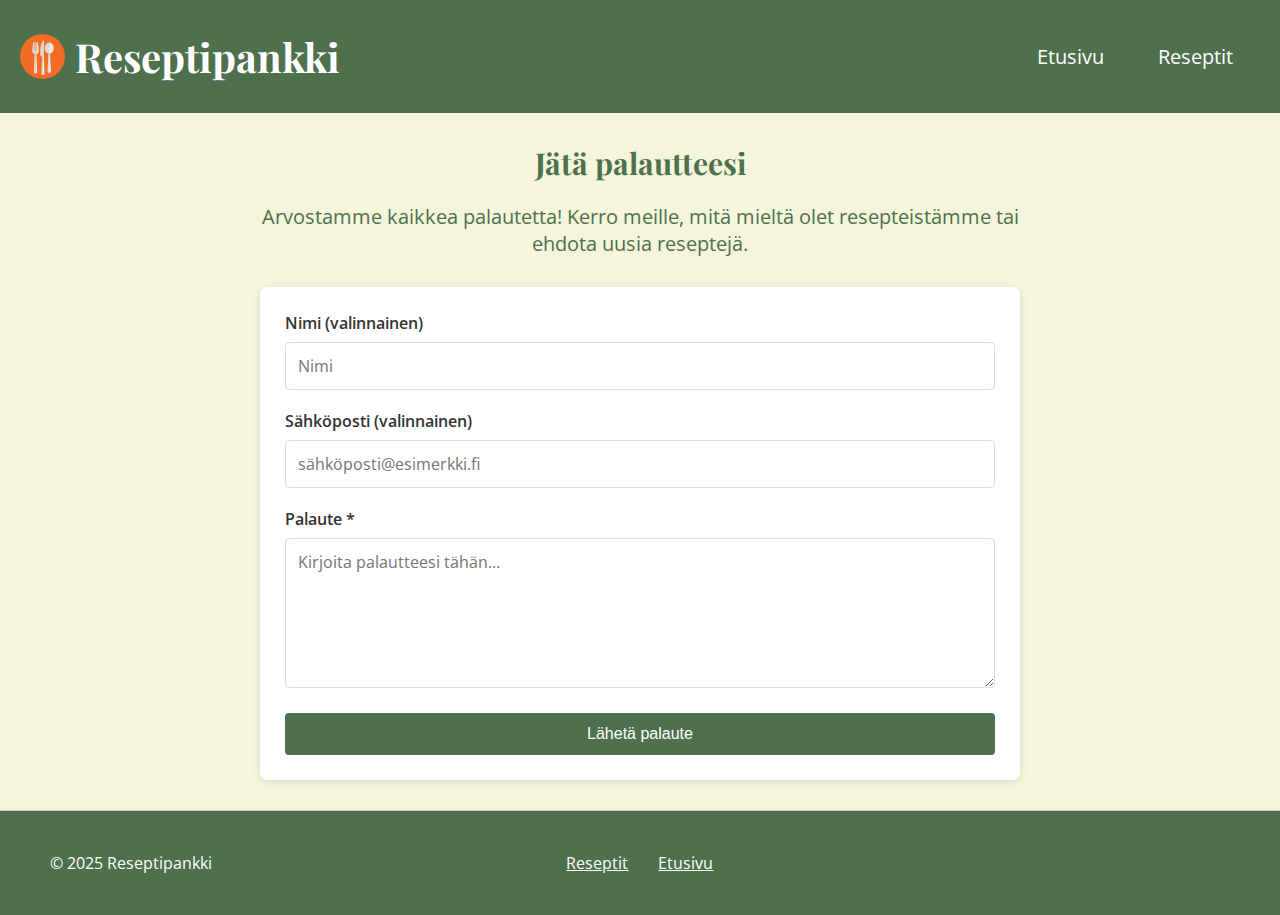
<file: yhteys.html>
<!DOCTYPE html>
<html lang="fi">
<head>
    <meta name="author" content="Oskari">
    <meta name="description" content="Reseptipankin nettisivut">
    <meta charset="UTF-8">
    <meta name="viewport" content="width=device-width, initial-scale=1">
    <meta name="keywords" content="reseptit, ruoanlaitto, ruokaohjeet, ruokaideat">
    <meta name="robots" content="index, follow">

    <title>Ota yhteyttä</title>
    
    <link rel="stylesheet" href="tyyli.css">
    <link href="https://fonts.googleapis.com/css2?family=Playfair+Display:ital,wght@0,400..900;1,400..900&display=swap" rel="stylesheet">
    <link href="https://fonts.googleapis.com/css2?family=Open+Sans:ital,wght@0,300..800;1,300..800&display=swap" rel="stylesheet">
</head>
<body>
    <!-- Header ja navigaatio -->
    <header>
        <a href="index.html" class="logo-link">
            <h1>
               <img src="logo.svg" alt="Reseptipankin logo" id="tunnus"> 
                Reseptipankki
            </h1>
        </a>
        <nav>
            <input type="checkbox" id="menu-toggle">
            <label for="menu-toggle" class="menu-icon">&#9776;</label>
            <ul class="menu">
                <li><a href="index.html">Etusivu</a></li>
                <li><a href="reseptit.html">Reseptit</a></li>
            </ul>
        </nav>
    </header>

    <!-- Sivun pääsisältö: palautelomake -->
    <main class="palaute-container">
        <h2>Jätä palautteesi</h2>
        <p>Arvostamme kaikkea palautetta! Kerro meille, mitä mieltä olet resepteistämme tai ehdota uusia reseptejä.</p>
        
        <form id="palaute-lomake" class="palaute-lomake">
            <div class="form-group">
                <label for="nimi">Nimi (valinnainen)</label>
                <input type="text" id="nimi" placeholder="Nimi">
            </div>
            
            <div class="form-group">
                <label for="email">Sähköposti (valinnainen)</label>
                <input type="email" id="email" placeholder="sähköposti@esimerkki.fi">
            </div>
            
            <div class="form-group">
                <label for="palaute">Palaute *</label>
                <textarea id="palaute" required placeholder="Kirjoita palautteesi tähän..."></textarea>
            </div>
            
            <input type="submit" name="laheta" value="Lähetä palaute" class="laheta-nappi">
        </form>
        
        <div id="kiitos-viesti" class="kiitos-viesti">
            <p>Kiitos palautteestasi! Arvostamme sitä suuresti.</p>
        </div>
    </main>

    <!-- Footer, jossa copyright-tiedot ja navigaatiolinkit -->
    <footer class="footer">
        <div class="footer-left">
          <p>&copy; 2025 Reseptipankki</p>
        </div>
        <div class="footer-center">
          <a href="reseptit.html">Reseptit</a>
          <a href="index.html">Etusivu</a>
        </div>
         <div class="footer-right"><!-- tyhjä --></div>
      </footer>

       <!-- Javascript toiminnallisuudet lomakkeen kästtelyyn -->
    <script>
        document.getElementById('palaute-lomake').addEventListener('submit', function(e) {
            e.preventDefault();
            document.getElementById('kiitos-viesti').style.display = 'block';
            document.getElementById('palaute-lomake').style.display = 'none';
        });
    </script>

       
    
</body>
</html>
</file>
<file: tyyli.css>
/* Muuttujat */
:root {
  /* Värit */
  --paavari: #4e704d;
  --taustavari: beige;
  --valkoinen: white;

  /* Fontit */
  --fontti-leipateksti: "Open Sans", serif;
  --fontti-otsikko: "Playfair Display", serif;

  /* Efektit */
  --tummennus: linear-gradient(rgba(0,0,0,0.45), rgba(0,0,0,0.45)); /* Taustakuvien päälle, jotta teksti erottuu paremmin */
  --tekstivarjo: 1px 1px 3px rgba(0,0,0,0.8),
  -1px -1px 0 #000,
  1px -1px 0 #000,
  -1px 1px 0 #000,
  1px 1px 0 #000;
}

/* Box-sizing kaikille elementeille */
*, *::before, *::after {
  box-sizing: border-box;
}
/* Yleiset tyylit */
html, body {
  height: 100%;
}

body {
    display: flex;
    flex-direction: column;
    font-family: var(--fontti-leipateksti);
    margin: 0;
    padding: 0;
    background-color: var(--taustavari);
}

main {
  flex: 1;
  padding: 15px;  
}

/* Typografia */
h1, h2, h3 {
  font-family: var(--fontti-otsikko);
  margin: 0;
  padding: 0;
  font-weight: 700;
}

h1 {
  font-size: 40px; 
  color: var(--valkoinen);
  display: flex;
  align-items: center;
  gap: 5px;
  white-space: nowrap;
}

h2 {
  font-size: 30px; 
  color: var(--paavari);
}

h3 {
  font-size: 25px; 
  color: var(--paavari);
}

.esittelyteksti {
  font-family: var(--fontti-leipateksti);
  font-size: 20px;
  font-weight: 600;
  color: var(--paavari);
}

/* Header */
header {
    display: flex;
    justify-content: space-between;
    align-items: center;
    background: var(--paavari);
    color: var(--valkoinen);
    padding: 15px 20px;
    position: relative;
    flex-wrap: nowrap;
}

.logo-link {
  text-decoration: none;
  color: inherit;
}

#tunnus {
  height: 45px;
  width: auto;
  min-width: 45px;
  margin-right: 5px;
}


 /* Hampurilaisvalikko mobiililaitteilla */
.menu-icon {
  font-family: var(--fontti-otsikko);
  font-size: 35px;
  cursor: pointer;
  display: block;
  user-select: none;
  position: relative;
  z-index: 2;
}

/* Piilotettu checkbox valikon ohjaamiseen */
#menu-toggle {
  display: none;
}

/* Navigaatiovalikko */
.menu {
  list-style: none;
  position: absolute;
  top: 60px;
  right: 10px;
  background: var(--paavari);
  width: 180px;
  box-shadow: 0 4px 6px rgba(0, 0, 0, 0.1);
  border-radius: 5px;
  padding: 0;
  display: none; /* Oletuksena piilotettu, näytetään kun checkbox valittu */
}

/* Menu-linkit ja niiden tyylit */
.menu li {
  border-bottom: 1px solid var(--valkoinen);
}

.menu li:last-child {
  border-bottom: none;
}

.menu a {
  text-decoration: none;
  color: var(--valkoinen);
  font-size: 20px;
  display: block;
  padding: 12px;
}

/* Näytetään valikko kun checkbox on valittu */
#menu-toggle:checked ~ .menu {
  display: block;
}




/* Hero-osio */
.hero {
    background-image: var(--tummennus), url("kuvat/taustakuva.jpg");
    background-size: cover;
    background-position: center;
    color: var(--valkoinen);
    text-align: center;
    font-size: 20px;
    padding: 80px 20px;
    text-shadow: var(--tekstivarjo);
  }

  .hero h2 {
    font-family: var(--fontti-otsikko);
    color: var(--valkoinen);
  }





/* Reseptikorttien container */
.reseptikortti-container {
    display: flex;
    flex-wrap: wrap;
    gap: 20px;
    padding: 20px;
    align-items: flex-start;
}
/* Yksittäinen reseptikortti */
.reseptikortti {
    width: 280px;
    height: 330px;
    display: flex;
    flex-direction: column;
    padding: 15px;
    border-radius: 8px;
    box-shadow: 0 2px 10px rgba(0, 0, 0, 0.1);
    cursor: pointer;
    transition: transform 0.3s;
    justify-content: flex-end;

    /* Taustakuva */
    background-size: cover; 
    background-position: center;
    background-repeat: no-repeat;
    position: relative;
    overflow: hidden;
    color: var(--valkoinen);
    text-shadow: 1px 1px 3px rgba(0, 0, 0, 0.8);
}

.reseptikortti:hover {
    transform: scale(1.05);
}

.reseptikortti h3 {
    font-family: var(--fontti-otsikko);
    font-size: 30px;
    color: var(--valkoinen);
    margin-bottom: 10px;
    text-shadow: var(--tekstivarjo);
}

.reseptikortti p {
    font-size: 20px;
    color: var(--valkoinen);
    margin: 0;
    flex-grow: 1;
    text-shadow: var(--tekstivarjo);
}



/*Reseptien kuvat ja tummennettu tausta*/
.pasta-carbonara {
    background-image: var(--tummennus),
      url("kuvat/pastacarbonara.jpg");
  }
  
  .kinuskikakku {
    background-image: var(--tummennus),
      url("kuvat/kinuskikakku.jpg");
  }
  
  .kasvismunakas {
    background-image: var(--tummennus),
      url("kuvat/kasvismunakas.jpg");
  }
  
  .avokado-toast {
    background-image: var(--tummennus),
      url("kuvat/avokadotoast.jpg");
  }

  .lohikeitto {
    background-image: var(--tummennus),
      url("kuvat/lohikeitto.jpg");
  }
  
  .kanapasta {
    background-image: var(--tummennus),
      url("kuvat/kanapasta.jpg");
  }

  .marjasmoothie {
    background-image: var(--tummennus),
      url("kuvat/marjasmoothie.jpg");
  }

  .kaurapuuro {
    background-image: var(--tummennus),
      url("kuvat/kaurapuuro.jpg");
  }

  .suklaamousse {
    background-image: var(--tummennus),
      url("kuvat/suklaamousse.jpg");
  }

  .mustikkapiirakka {
    background-image: var(--tummennus),
      url("kuvat/mustikkapiirakka.jpg");
  }

  .tofuwok {
    background-image: var(--tummennus),
      url("kuvat/tofuwok.jpg");
  }

  .falafel {
    background-image: var(--tummennus),
      url("kuvat/falafel.jpg");
  }

  .vappumunkit {
    background-image: var(--tummennus),
      url("kuvat/vappumunkit.jpg");
  }

  .sima {
    background-image: var(--tummennus),
      url("kuvat/sima.jpg");
  }

  .tippaleivat {
    background-image: var(--tummennus),
      url("kuvat/tippaleivät.jpg");
  }

  
/* Modaalit */
.modal {
    display: none;
    position: fixed;
    z-index: 1;
    left: 0;
    top: 0;
    width: 100%;
    height: 100%;
    background-color: rgba(7, 6, 6, 0.4);
    color: var(--paavari);
    padding-top: 60px;
}

.modal-content {
    background-color: var(--taustavari);
    margin: 5% auto;
    padding: 20px;
    border: 1px solid #888;
    width: 80%;
    max-width: 600px;
    max-height: 80vh;
    overflow-y: scroll; /* mahdollistetaan vieritys */
} 

.modal h2 {
  font-family: var(--fontti-otsikko);
}

.modal p {
  font-family: var(--fontti-leipateksti);
}

.resepti-alaotsikko {
  font-weight: 700;
  font-size: 16px;
  margin-top: 20px;
  color: var(--paavari);
}

.close {
    color: #aaa;
    float: right;
    font-size: 28px;
    font-weight: bold;
    cursor: pointer;
}

.close:hover,
.close:focus {
    color: black;
    text-decoration: none;
    cursor: pointer;
}


/* Palautelomakkeen container */
.palaute-container {
  max-width: 800px;
  margin: 30px auto;
  padding: 0 20px;
}

.palaute-lomake {
  background: var(--valkoinen);
  padding: 25px;
  border-radius: 8px;
  box-shadow: 0 2px 10px rgba(0,0,0,0.1);
  margin-top: 20px;
}

.palaute-container h2 {
  font-family: var(--fontti-otsikko);
  color: var(--paavari);
  text-align: center;
}

.palaute-container p {
  text-align: center;
  font-family: var(--fontti-leipateksti);
  color: var(--paavari);
  margin-bottom: 30px;
  font-size: 20px;
}

/* Lomakkeen komponentit */
.form-group {
  margin-bottom: 20px;
}

.form-group label {
  display: block;
  margin-bottom: 8px;
  font-weight: 600;
  color: #333;
}

.form-group input[type="text"],
.form-group input[type="email"],
.form-group textarea {
  width: 100%;
  padding: 12px;
  border: 1px solid #ddd;
  border-radius: 4px;
  font-family: var(--fontti-leipateksti);
  font-size: 16px;
  box-sizing: border-box;
}

.form-group textarea {
  min-height: 150px;
  resize: vertical;
}

.laheta-nappi {
  background-color: var(--paavari);
  color: var(--valkoinen);
  border: none;
  padding: 12px 25px;
  font-size: 16px;
  border-radius: 4px;
  cursor: pointer;
  transition: background-color 0.3s;
  width: 100%;
}

.laheta-nappi:hover {
  background-color: #3a5939;
}

.kiitos-viesti {
  display: none;
  background: var(--paavari);
  padding: 20px;
  border-radius: 8px;
  text-align:center;
  margin-top: 20px;
  font-size: 20px;
}

.kiitos-viesti * {
  color: var(--valkoinen) !important;
}


/* Footer */
.footer {
  display: flex;
  align-items: center;
  background-color: var(--paavari);
  padding: 20px 40px;
  border-top: 1px solid #ccc;
  flex-wrap: wrap;
  height: auto;
  justify-content: space-between;
}

.footer-left,
.footer-center,
.footer-right {
  flex: 1;
}

.footer-left {
  text-align: left;
  color: var(--valkoinen);
}

.footer-center {
  display: flex;
  justify-content: center;
  gap: 20px;
  flex-wrap: wrap;
}

.footer-center a {
  text-decoration: underline;
  color: var(--valkoinen);
  white-space: nowrap;
}

.footer-center a:hover {
  text-decoration: underline;
}


/* Responsiivisuus */

/* Mobiili - alle 600px näytöt */
@media only screen and (max-width: 600px) {
  h1 {
    font-size: 24px;
  }
  
  #tunnus {
    height: 30px;
    min-width: 30px;
  }
  
  .menu-icon {
    font-size: 30px;
  }
  
  .menu {
    top: 50px;
    right: 5px;
    width: 160px;
  }
  
  .menu a {
    font-size: 18px;
    padding: 10px;
  }
  
  .hero {
    padding: 60px 15px;
    font-size: 18px;
  }
  
  .reseptikortti {
    width: 100%;
    height: 300px;
  }
  
  .reseptikortti-container {
    padding: 10px;
    gap: 15px;
  }
  
  .footer {
    padding: 15px;
    gap: 10px;
  }

  .footer-left,
  .footer-center,
  .footer-right {
    text-align: center;
    font-size: 14px;
  }

  .footer-center {
    gap: 10px;
  }
  
  .footer-center a {
    white-space: nowrap;
    padding: 5px 0; 
  }
  .palaute-container {
    padding: 0 15px;
  }
  
  .palaute-lomake {
    padding: 20px 15px;
  }
  
  .modal-content {
    width: 90%;
    margin: 10% auto;
  }
}

/* Tabletti - 601-1023px näytöt */
@media only screen and (min-width: 601px) and (max-width: 1023px) {
  h1 {
    font-size: 32px;
  }
  
  #tunnus {
    height: 40px;
    min-width: 40px;
  }
  
  .menu {
    width: 200px;
  }
  
  .hero {
    padding: 70px 20px;
  }
  
  .reseptikortti {
    width: calc(50% - 10px);
    margin: 0;
    flex-grow: 1;
    max-width: calc(50% - 10px);
  }
  
  .reseptikortti-container {
    display: flex;
    flex-wrap: wrap;
    justify-content: flex-start;
    gap: 20px;
    padding: 20px;
  }
  
  .footer {
    padding: 20px 30px;
  }
  
  .footer-center {
    gap: 15px;
  }
  
  .palaute-container {
    max-width: 700px;
  }
}

/* Isot näytöt - yli 1024px näytöt */
@media only screen and (min-width: 1024px) {
  .menu {
    display: flex;
    position: static;
    background: none;
    box-shadow: none;
    width: auto;
  }
  
  .menu li {
    border: none;
    padding: 0 15px;
  }
  
  .menu a {
    color: var(--valkoinen);
  }
  
  .menu-icon {
    display: none;
  }
  
  .hero {
    padding: 100px 40px;
    font-size: 22px;
  }
  
  .reseptikortti {
    width: calc(33.333% - 20px);
  }
  
  .footer {
    padding: 25px 50px;
  }
  
  .footer-center {
    gap: 30px;
  }
  
  .palaute-container {
    max-width: 800px;
  }
}
</file>
